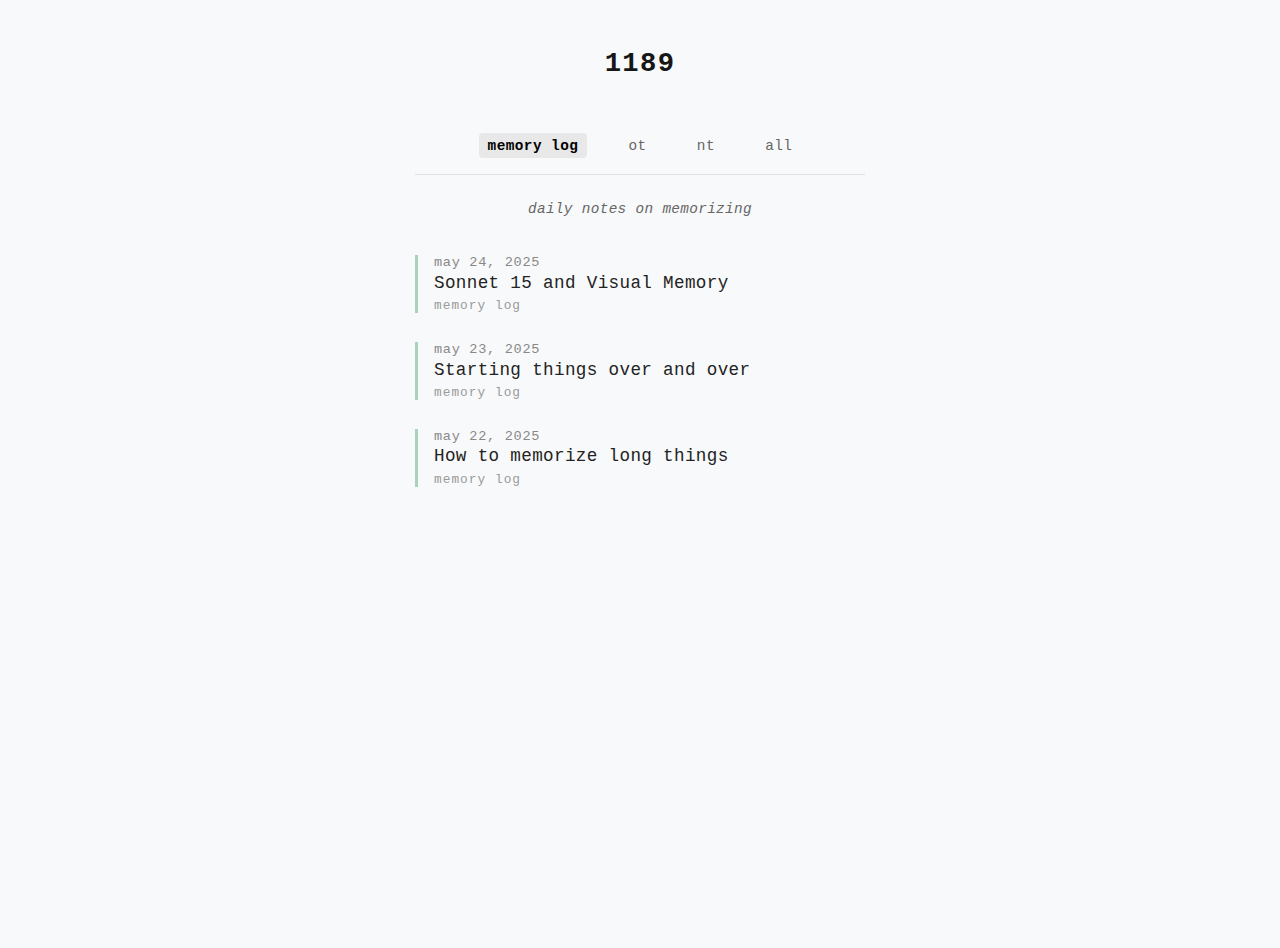
<file: index.html>
<!DOCTYPE html>
<html lang="en">
<head>
  <meta charset="UTF-8">
  <meta name="viewport" content="width=450">
  <title>1189</title>
  <link rel="stylesheet" href="style.css">
</head>
<body>
  <main class="container">
    <h1>1189</h1>
    
    <nav class="category-nav">
      <a href="#memory-log" class="category-link active" data-category="memory-log">memory log</a>
      <a href="#ot" class="category-link" data-category="ot">ot</a>
      <a href="#nt" class="category-link" data-category="nt">nt</a>
      <a href="#all" class="category-link" data-category="all">all</a>
    </nav>

    <section class="category-description">
      <div id="desc-memory-log" class="description active">
        daily notes on memorizing
      </div>
      <div id="desc-ot" class="description">
        ot chapters
      </div>
      <div id="desc-nt" class="description">
        nt chapters
      </div>
      <div id="desc-all" class="description">
        all posts
      </div>
    </section>

    <ul class="post-list">
      <li class="post-item memory-log" data-category="memory-log">
        <a href="post-2025-05-24.html">
          <span class="post-date">may 24, 2025</span>
          <span class="post-title">Sonnet 15 and Visual Memory</span>
          <span class="post-category">memory log</span>
        </a>
      </li>
      <li class="post-item ot" data-category="ot">
        <a href="post-2025-05-23-ai.html">
          <span class="post-date">may 23, 2025</span>
          <span class="post-title">AI as Memory Palace</span>
          <span class="post-category">ot</span>
        </a>
      </li>
      <li class="post-item memory-log" data-category="memory-log">
        <a href="post-2025-05-23.html">
          <span class="post-date">may 23, 2025</span>
          <span class="post-title">Starting things over and over</span>
          <span class="post-category">memory log</span>
        </a>
      </li>
      <li class="post-item nt" data-category="nt">
        <a href="post-2025-05-22-analysis.html">
          <span class="post-date">may 22, 2025</span>
          <span class="post-title">The Fourteen-Line Architecture</span>
          <span class="post-category">nt</span>
        </a>
      </li>
      <li class="post-item memory-log" data-category="memory-log">
        <a href="post-2025-05-22.html">
          <span class="post-date">may 22, 2025</span>
          <span class="post-title">How to memorize long things</span>
          <span class="post-category">memory log</span>
        </a>
      </li>
    </ul>
  </main>

  <script>
    // Simple category filtering
    const categoryLinks = document.querySelectorAll('.category-link');
    const postItems = document.querySelectorAll('.post-item');
    const descriptions = document.querySelectorAll('.description');

    categoryLinks.forEach(link => {
      link.addEventListener('click', (e) => {
        e.preventDefault();
        const category = link.dataset.category;
        
        // Update active nav link
        categoryLinks.forEach(l => l.classList.remove('active'));
        link.classList.add('active');
        
        // Update description
        descriptions.forEach(d => d.classList.remove('active'));
        document.getElementById(`desc-${category}`).classList.add('active');
        
        // Filter posts
        postItems.forEach(item => {
          if (category === 'all' || item.dataset.category === category) {
            item.style.display = 'block';
          } else {
            item.style.display = 'none';
          }
        });
      });
    });
document.addEventListener('DOMContentLoaded', function() {
  // Trigger the default filtering on page load
  const defaultActiveLink = document.querySelector('.category-link.active');
  if (defaultActiveLink) {
    const category = defaultActiveLink.dataset.category;
    postItems.forEach(item => {
      if (category === 'all' || item.dataset.category === category) {
        item.style.display = 'block';
      } else {
        item.style.display = 'none';
      }
    });
  }
});
  </script>
</body>
</html>
</file>
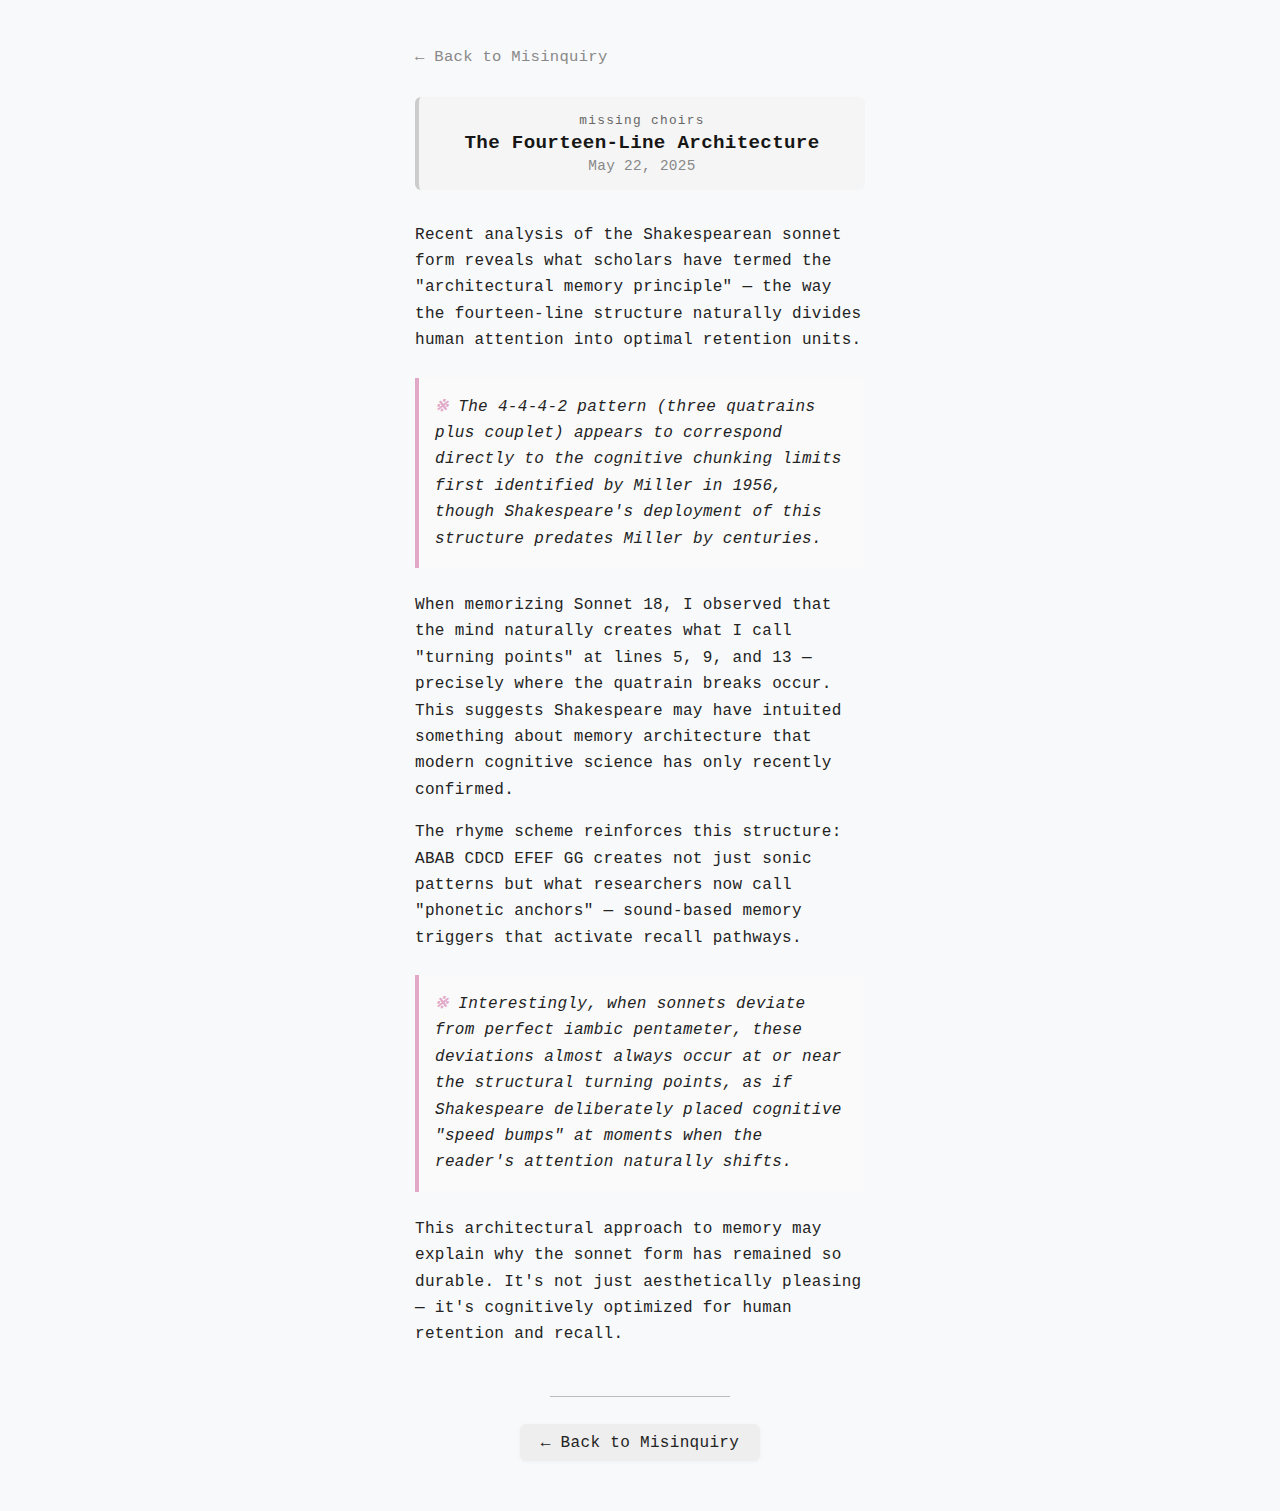
<file: post-2025-05-22-analysis.html>
<!DOCTYPE html>
<html lang="en">
<head>
  <meta charset="UTF-8">
  <meta name="viewport" content="width=450">
  <title>The Fourteen-Line Architecture – Misinquiry</title>
  <link rel="stylesheet" href="style.css">
</head>
<body>
  <main class="container">
    <a class="back-link" href="index.html">&larr; Back to Misinquiry</a>
    
    <div class="post-meta missing-choirs">
      <div class="category">Missing Choirs</div>
      <div class="title">The Fourteen-Line Architecture</div>
      <div class="date">May 22, 2025</div>
    </div>

    <article>
      <p>Recent analysis of the Shakespearean sonnet form reveals what scholars have termed the "architectural memory principle" — the way the fourteen-line structure naturally divides human attention into optimal retention units.</p>

      <div class="analysis-note">
        The 4-4-4-2 pattern (three quatrains plus couplet) appears to correspond directly to the cognitive chunking limits first identified by Miller in 1956, though Shakespeare's deployment of this structure predates Miller by centuries.
      </div>

      <p>When memorizing Sonnet 18, I observed that the mind naturally creates what I call "turning points" at lines 5, 9, and 13 — precisely where the quatrain breaks occur. This suggests Shakespeare may have intuited something about memory architecture that modern cognitive science has only recently confirmed.</p>

      <p>The rhyme scheme reinforces this structure: ABAB CDCD EFEF GG creates not just sonic patterns but what researchers now call "phonetic anchors" — sound-based memory triggers that activate recall pathways.</p>

      <div class="analysis-note">
        Interestingly, when sonnets deviate from perfect iambic pentameter, these deviations almost always occur at or near the structural turning points, as if Shakespeare deliberately placed cognitive "speed bumps" at moments when the reader's attention naturally shifts.
      </div>

      <p>This architectural approach to memory may explain why the sonnet form has remained so durable. It's not just aesthetically pleasing — it's cognitively optimized for human retention and recall.</p>
    </article>

    <hr class="end-divider">
    <a class="back-link end-back" href="index.html">&larr; Back to Misinquiry</a>
  </main>
</body>
</html>
</file>
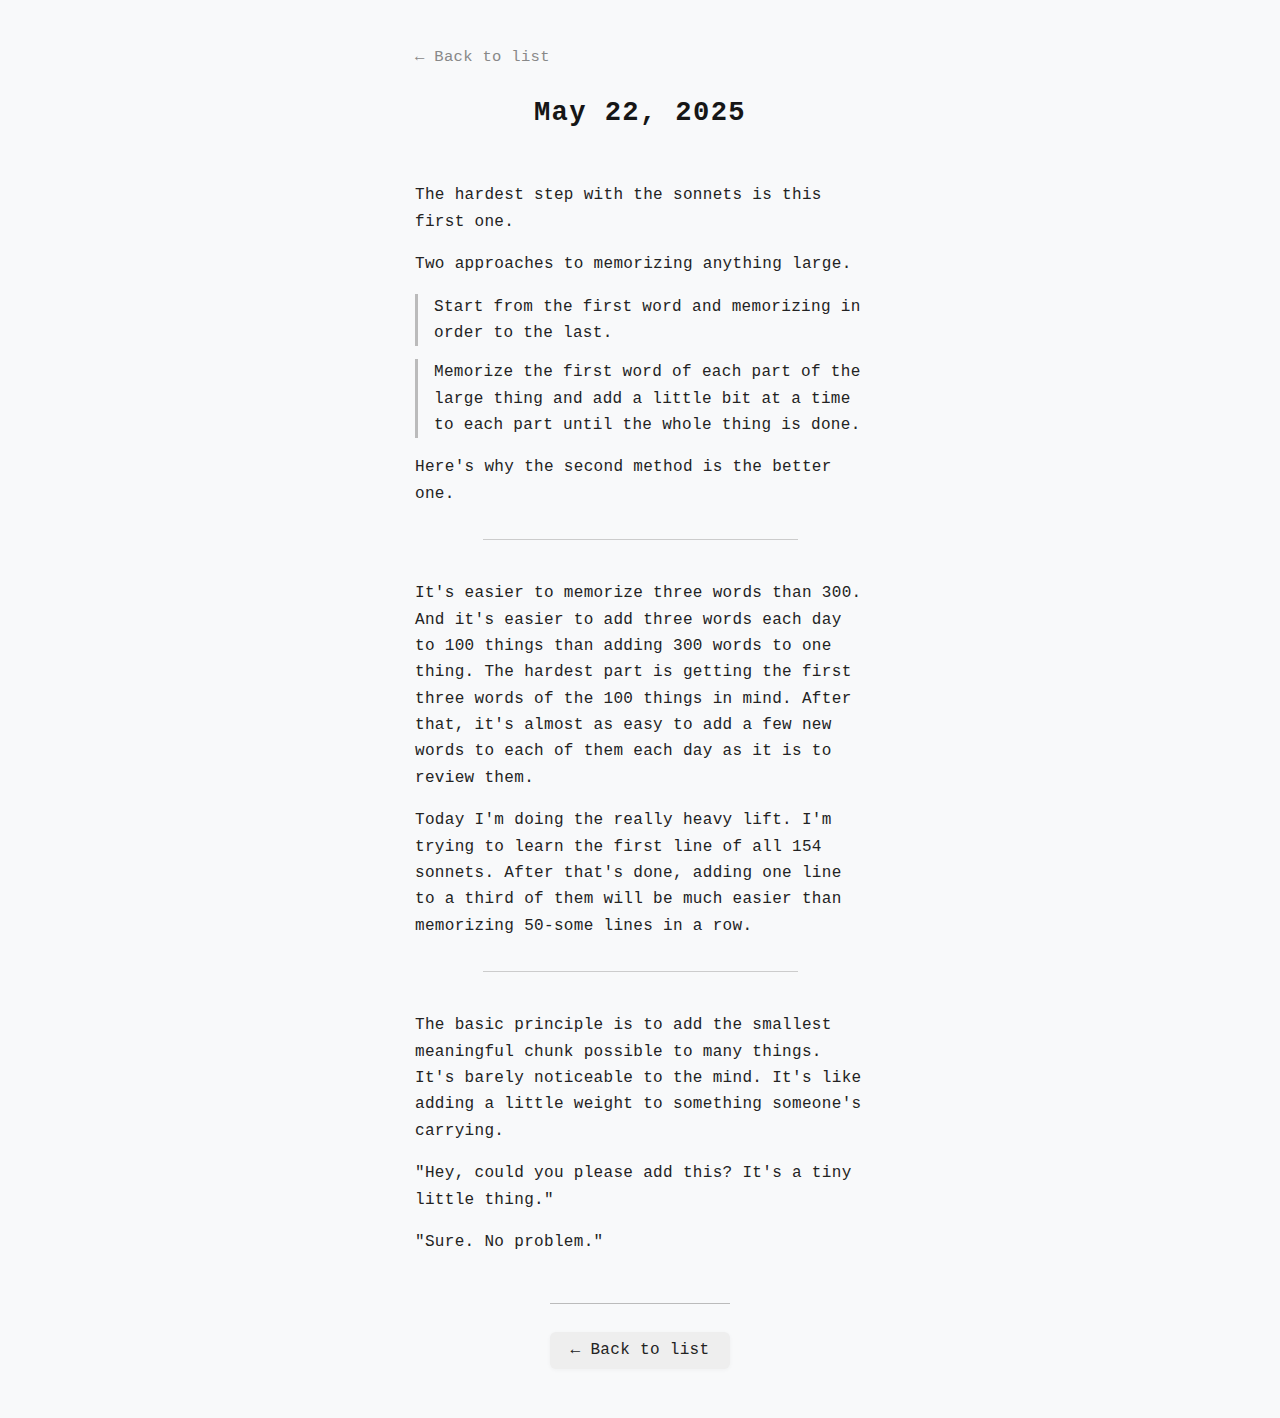
<file: post-2025-05-22.html>
<!DOCTYPE html>
<html lang="en">
<head>
  <meta charset="UTF-8">
  <meta name="viewport" content="width=450">
  <title>May 22, 2025 – Sonnet Memory Log</title>
  <link rel="stylesheet" href="style.css">
</head>
<body>
  <main class="container">
    <a class="back-link" href="index.html">&larr; Back to list</a>
    <h1>May 22, 2025</h1>
    <article>
      <p>The hardest step with the sonnets is this first one.</p>
      <p>Two approaches to memorizing anything large.</p>
      <ul>
        <li>Start from the first word and memorizing in order to the last.</li>
        <li>Memorize the first word of each part of the large thing and add a little bit at a time to each part until the whole thing is done.</li>
      </ul>
      <p>Here's why the second method is the better one.</p>
      <hr>
      <p>It's easier to memorize three words than 300. And it's easier to add three words each day to 100 things than adding 300 words to one thing. The hardest part is getting the first three words of the 100 things in mind. After that, it's almost as easy to add a few new words to each of them each day as it is to review them.</p>
      <p>Today I'm doing the really heavy lift. I'm trying to learn the first line of all 154 sonnets. After that's done, adding one line to a third of them will be much easier than memorizing 50-some lines in a row.</p>
      <hr>
      <p>The basic principle is to add the smallest meaningful chunk possible to many things. It's barely noticeable to the mind. It's like adding a little weight to something someone's carrying.</p>
      <p>"Hey, could you please add this? It's a tiny little thing."</p>
      <p>"Sure. No problem."</p>
    </article>
    <hr class="end-divider">
    <a class="back-link end-back" href="index.html">&larr; Back to list</a>
  </main>
</body>
</html>
</file>
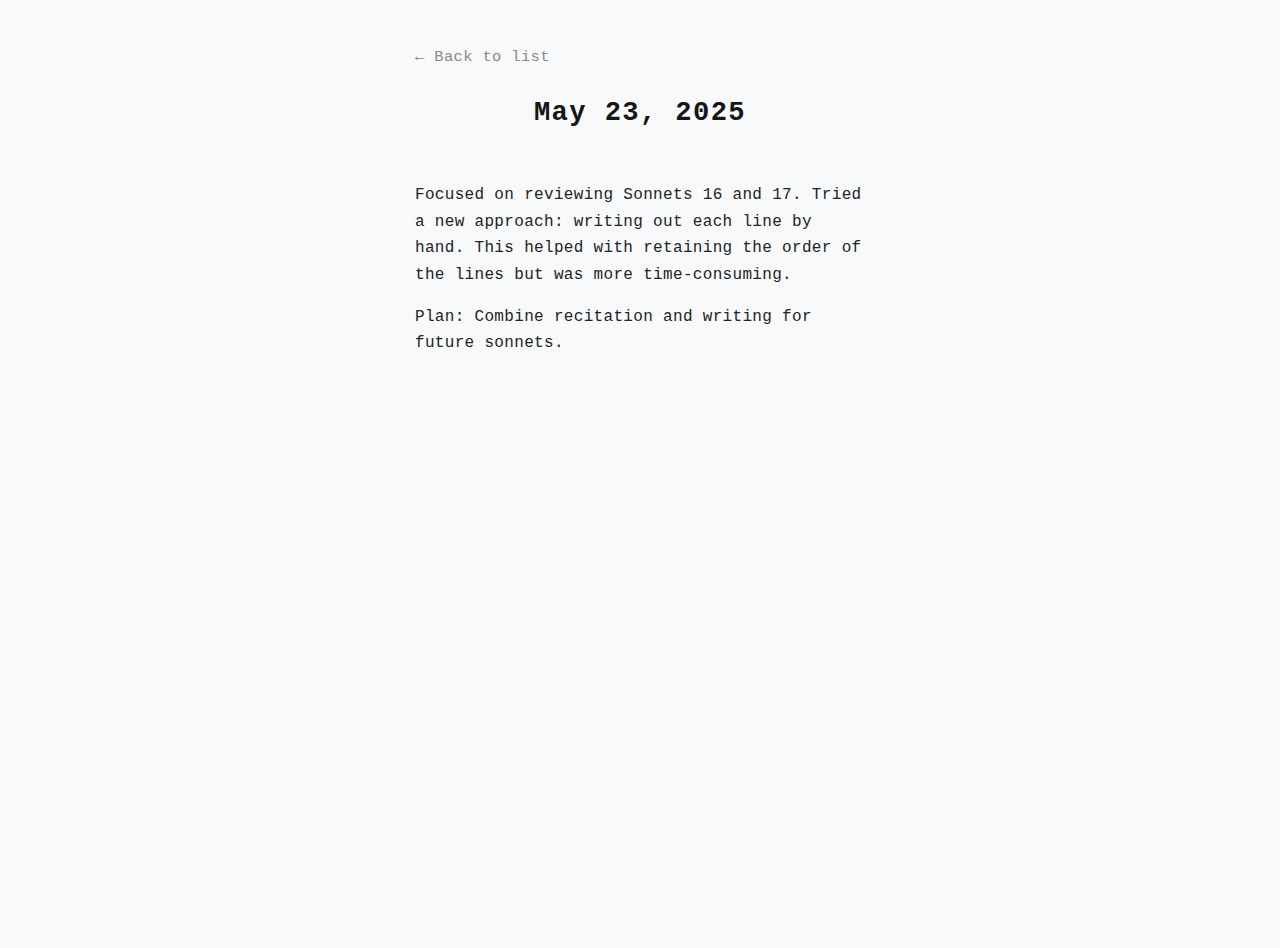
<file: post-2025-05-23.html>
<!DOCTYPE html>
<html lang="en">
<head>
  <meta charset="UTF-8">
  <meta name="viewport" content="width=450">
  <title>May 23, 2025</title>
  <link rel="stylesheet" href="style.css">
</head>
<body>
  <main class="container">
    <a class="back-link" href="index.html">&larr; Back to list</a>
    <h1>May 23, 2025</h1>
    <article>
      <p>
        Focused on reviewing Sonnets 16 and 17. Tried a new approach: writing out each line by hand. 
        This helped with retaining the order of the lines but was more time-consuming.
      </p>
      <p>
        Plan: Combine recitation and writing for future sonnets.
      </p>
    </article>
  </main>
</body>
</html>
</file>
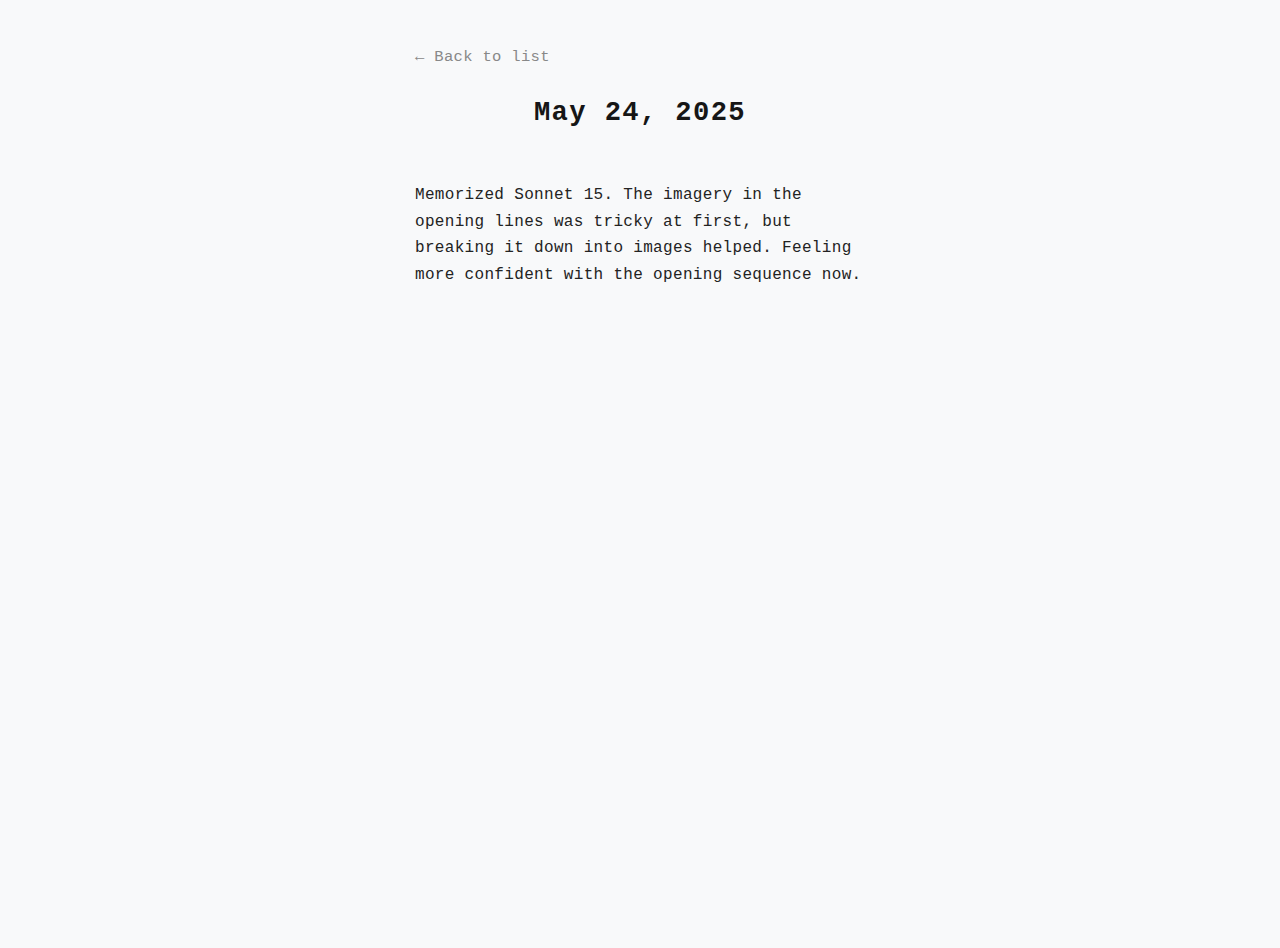
<file: post-2025-05-24.html>
<!DOCTYPE html>
<html lang="en">
<head>
  <meta charset="UTF-8">
  <meta name="viewport" content="width=450">
  <title>May 24, 2025 – Sonnet Memory Log</title>
  <link rel="stylesheet" href="style.css">
</head>
<body>
  <main class="container">
    <a class="back-link" href="index.html">&larr; Back to list</a>
    <h1>May 24, 2025</h1>
    <article>
      <p>
        Memorized Sonnet 15. The imagery in the opening lines was tricky at first, but breaking it down into images helped.
        Feeling more confident with the opening sequence now.
      </p>
    </article>
  </main>
</body>
</html>
</file>
<file: style.css>
/* Minimalist for Misinquiry — Soft Light Version */

html, body {
  background: #f8f9fa;
  color: #232323;
  margin: 0;
  padding: 0;
  min-height: 100vh;
  font-family: 'Fira Mono', 'Source Code Pro', 'Menlo', monospace, monospace;
  letter-spacing: 0.02em;
}

.container {
  max-width: 450px;
  margin: 48px auto;
  padding: 0 16px;
  text-align: center;
}

h1 {
  font-size: 1.7em;
  margin: 0 0 2em 0;
  color: #161616;
  letter-spacing: 0.05em;
}

/* Category Navigation */
.category-nav {
  margin-bottom: 1.5em;
  border-bottom: 1px solid #e0e0e0;
  padding-bottom: 1em;
}

.category-link {
  display: inline-block;
  margin: 0 0.8em;
  padding: 0.3em 0.6em;
  color: #666;
  text-decoration: none;
  font-size: 0.9em;
  border-radius: 4px;
  transition: all 0.2s ease;
  letter-spacing: 0.03em;
}

.category-link:hover {
  color: #232323;
  background: #f0f0f0;
}

.category-link.active {
  color: #000;
  background: #e8e8e8;
  font-weight: 600;
}

/* Category Description */
.category-description {
  margin-bottom: 2em;
  min-height: 1.5em;
}

.description {
  display: none;
  font-size: 0.9em;
  color: #666;
  font-style: italic;
  line-height: 1.4;
}

.description.active {
  display: block;
}

/* Post List */
.post-list {
  list-style: none;
  padding: 0;
  margin: 0;
  text-align: left;
}

.post-item {
  margin-bottom: 1.8em;
  border-left: 3px solid transparent;
  padding-left: 1em;
  transition: border-color 0.2s ease;
}

.post-item:hover {
  border-left-color: #ccc;
}

.post-item.memory-log {
  border-left-color: #a8d5ba;
}

.post-item.ot {
  border-left-color: #a8c8e1;
}

.post-item.nt {
  border-left-color: #e1a8c8;
}

.post-item a {
  display: block;
  color: #232323;
  text-decoration: none;
  transition: color 0.2s;
}

.post-item a:hover {
  color: #000;
}

.post-date {
  display: block;
  font-size: 0.85em;
  color: #888;
  margin-bottom: 0.2em;
  letter-spacing: 0.05em;
}

.post-title {
  display: block;
  font-size: 1.1em;
  font-weight: 500;
  margin-bottom: 0.3em;
  letter-spacing: 0.02em;
}

.post-category {
  display: block;
  font-size: 0.8em;
  color: #999;
  letter-spacing: 0.08em;
  text-transform: lowercase;
}

/* Individual Post Pages */
article {
  text-align: left;
  font-size: 1em;
  color: #232323;
  margin: 2em 0 0 0;
  line-height: 1.65;
}

.back-link {
  display: block;
  text-align: left;
  margin-bottom: 2em;
  color: #888;
  text-decoration: none;
  font-size: 0.97em;
  transition: color 0.2s;
}

.back-link:hover,
.back-link:focus {
  color: #161616;
  text-decoration: underline;
}

/* Post Metadata */
.post-meta {
  margin-bottom: 2em;
  padding: 1em;
  background: #f5f5f5;
  border-radius: 6px;
  border-left: 4px solid #ccc;
}

.post-meta.memory-log {
  border-left-color: #a8d5ba;
}

.post-meta.ot {
  border-left-color: #a8c8e1;
}

.post-meta.nt {
  border-left-color: #e1a8c8;
}

.post-meta .category {
  font-size: 0.8em;
  color: #666;
  text-transform: lowercase;
  letter-spacing: 0.1em;
  margin-bottom: 0.3em;
}

.post-meta .title {
  font-size: 1.2em;
  color: #161616;
  font-weight: 600;
  margin-bottom: 0.2em;
}

.post-meta .date {
  font-size: 0.9em;
  color: #888;
}

/* Content Styling */
article ul {
  list-style: none;
  padding-left: 0;
  margin: 1em 0;
}

article ul li {
  border-left: 3px solid #bbb;
  padding-left: 1em;
  margin-bottom: 0.8em;
  position: relative;
}

/* Special styling for nt analytical content */
.analysis-note {
  background: #fafafa;
  border-left: 4px solid #e1a8c8;
  padding: 1em;
  margin: 1.5em 0;
  font-style: italic;
}

.analysis-note::before {
  content: "※ ";
  color: #e1a8c8;
  font-weight: bold;
}

/* ot AI content */
.ai-insight {
  background: #f8fafc;
  border-left: 4px solid #a8c8e1;
  padding: 1em;
  margin: 1.5em 0;
}

.ai-insight::before {
  content: "⚡ ";
  color: #a8c8e1;
  font-weight: bold;
}

hr {
  border: none;
  border-top: 1px solid #ccc;
  margin: 2em auto 2.5em auto;
  width: 70%;
  display: block;
}

.end-divider {
  border: none;
  border-top: 1px solid #bbb;
  margin: 3em auto 1.7em auto;
  width: 40%;
  display: block;
}

.end-back {
  display: inline-block;
  margin: 0 auto;
  padding: 0.6em 1.3em;
  background: #eee;
  color: #232323;
  border-radius: 6px;
  font-weight: 500;
  text-align: center;
  font-size: 1em;
  box-shadow: 0 1px 4px rgba(0,0,0,0.04);
  transition: background 0.18s, color 0.18s, box-shadow 0.18s;
}

.end-back:hover,
.end-back:focus {
  background: #ddd;
  color: #000;
  text-decoration: none;
  box-shadow: 0 3px 12px rgba(0,0,0,0.08);
}
</file>
